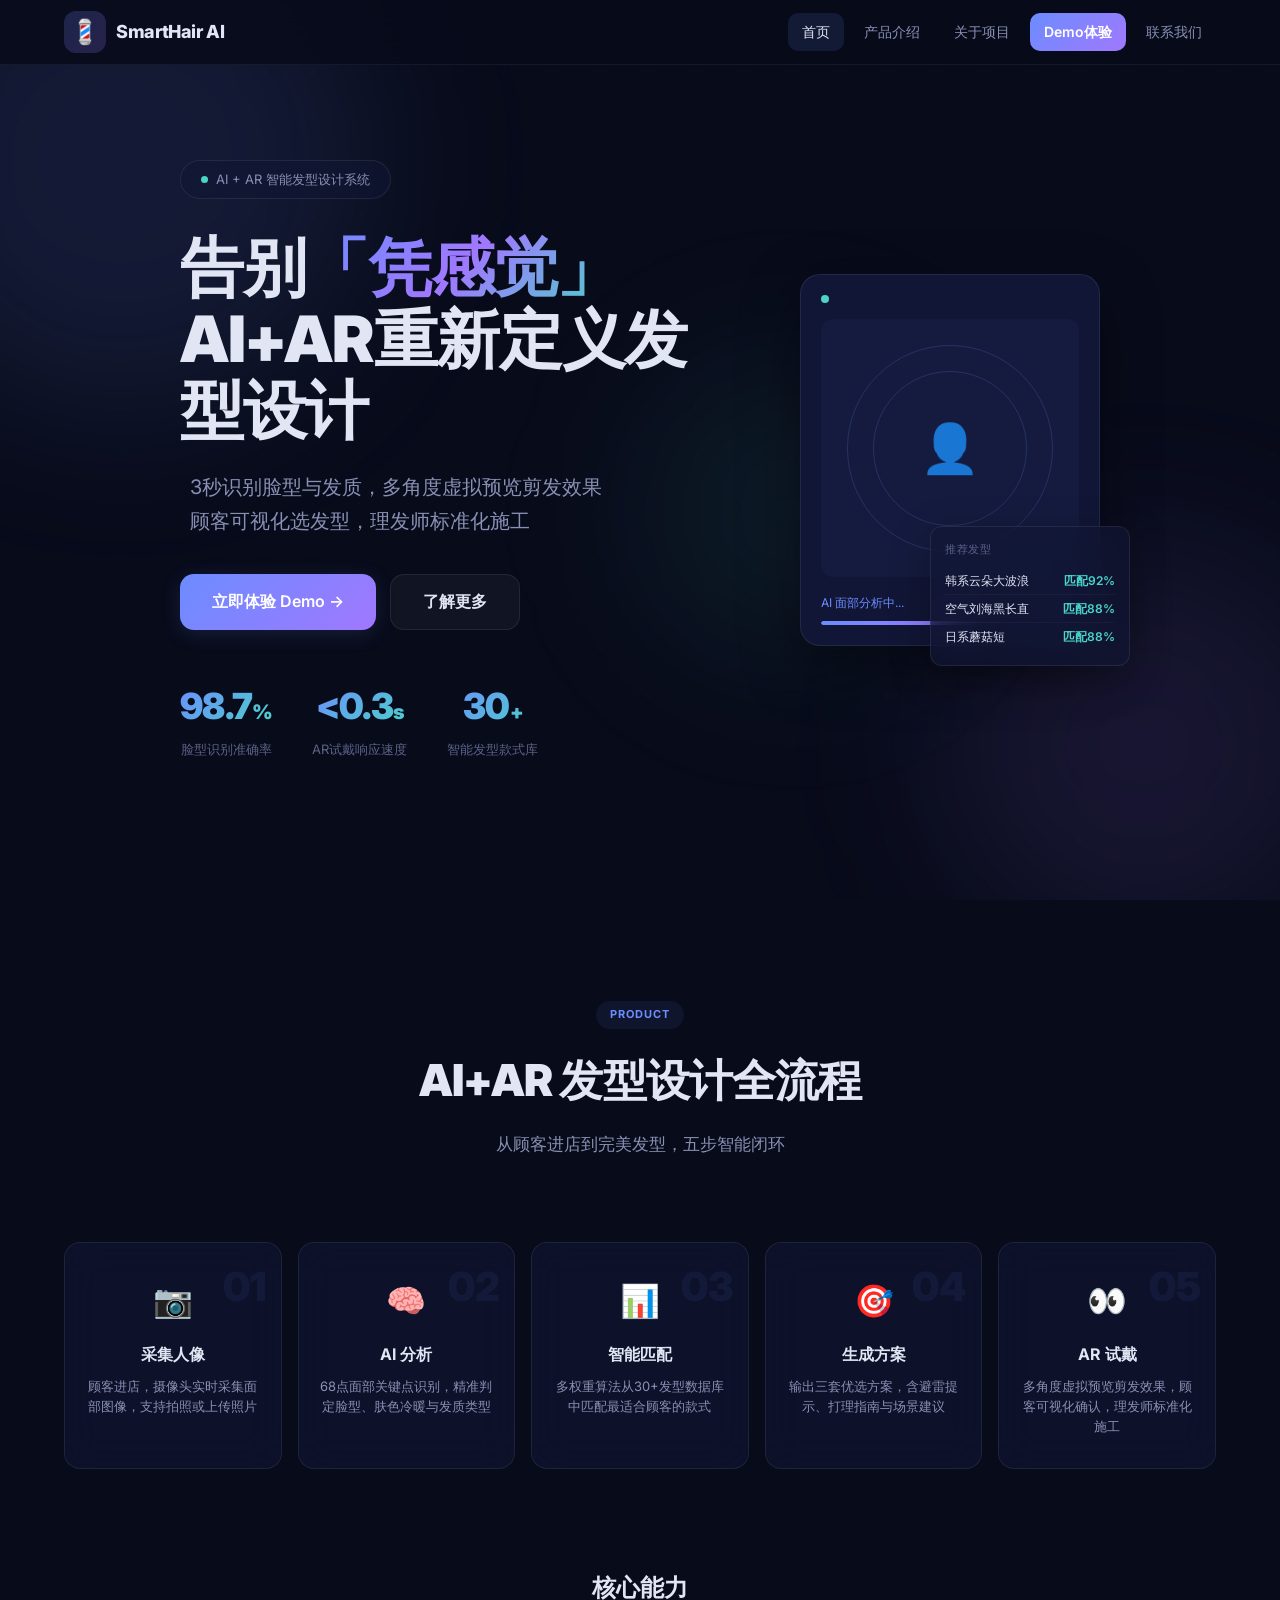
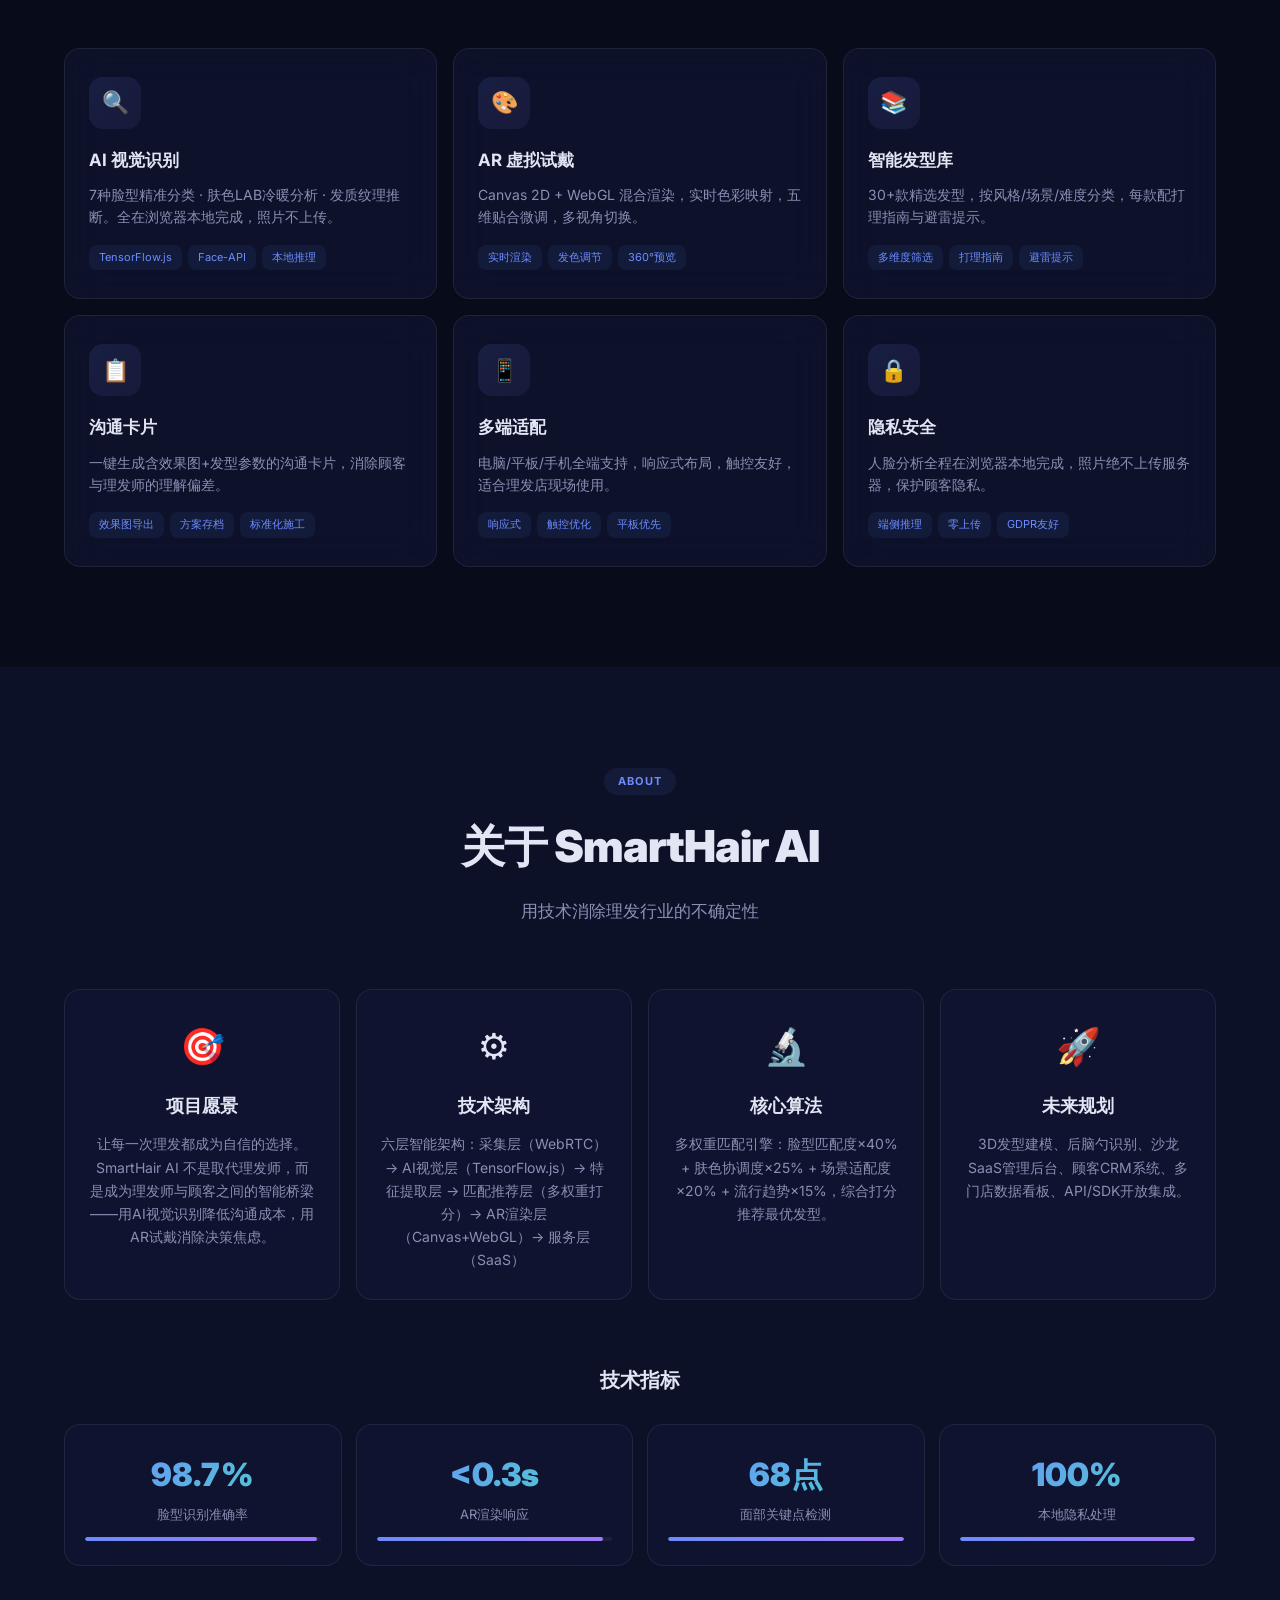
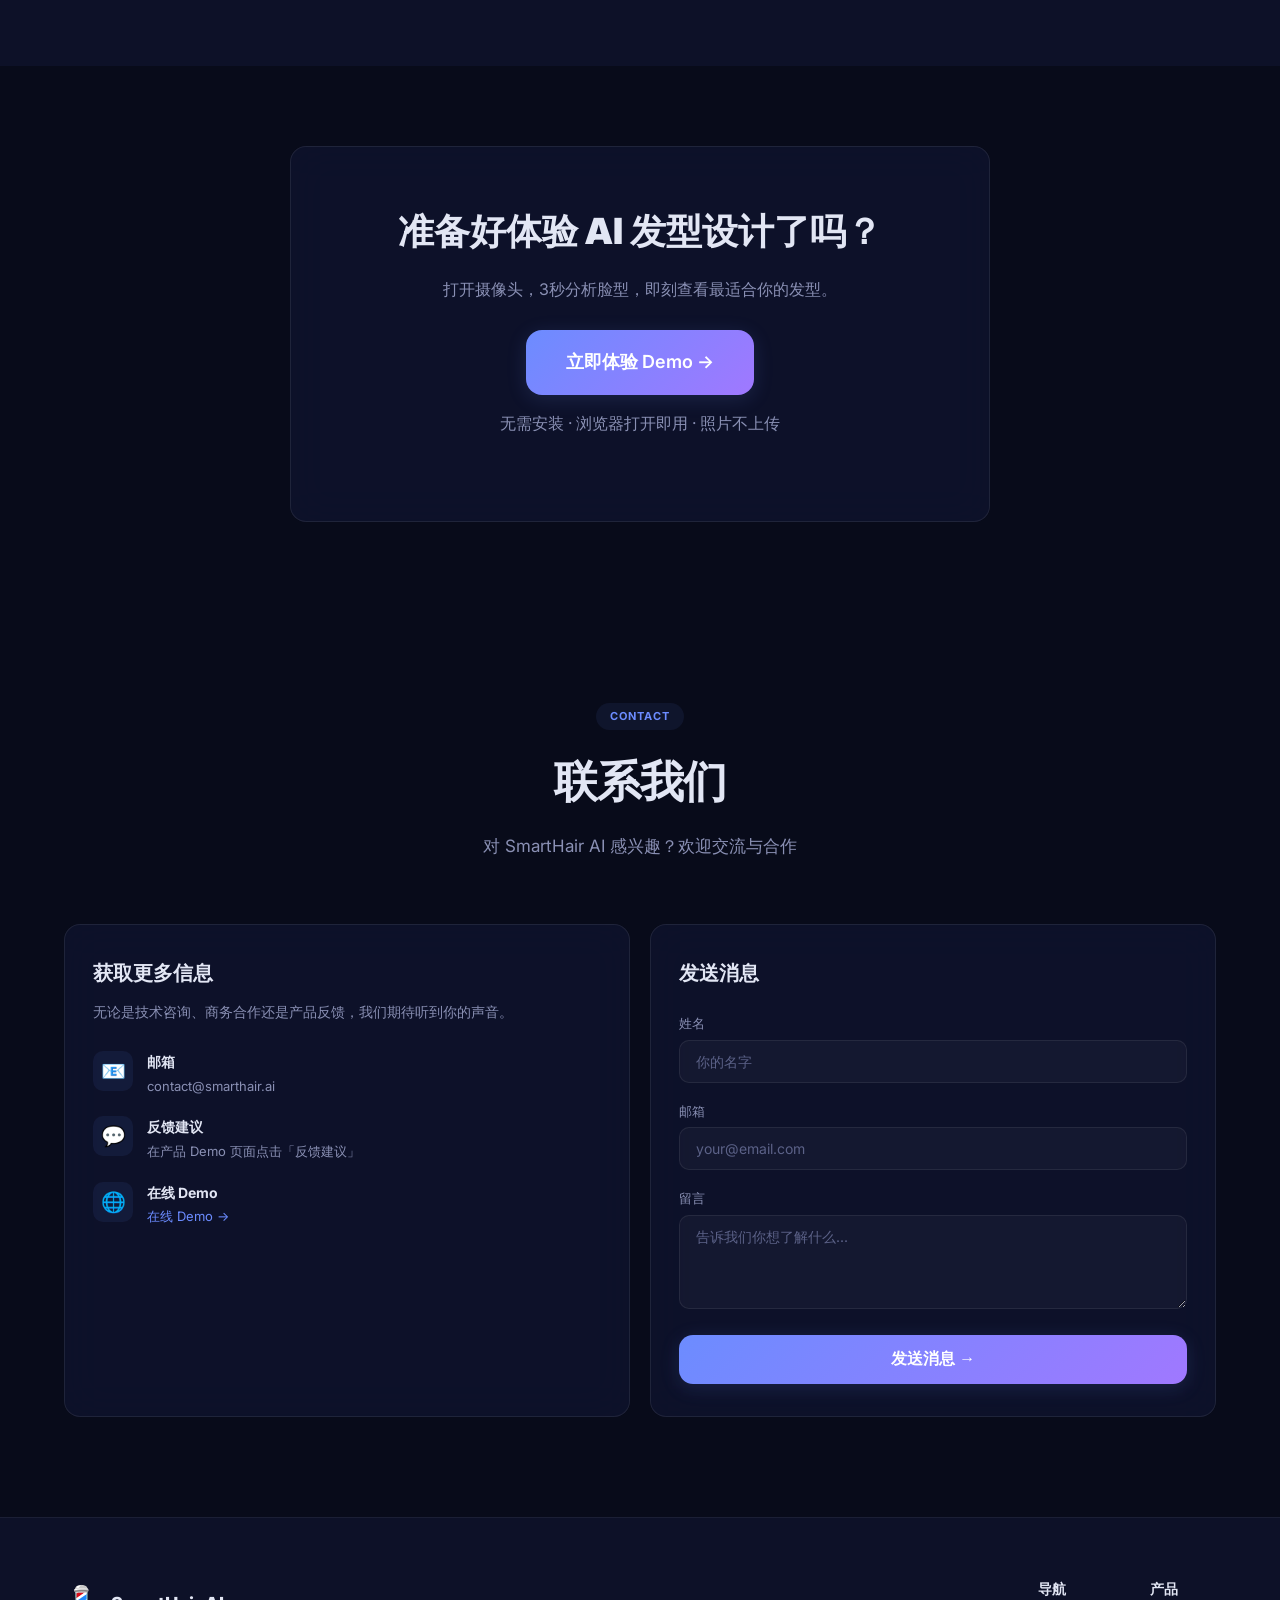
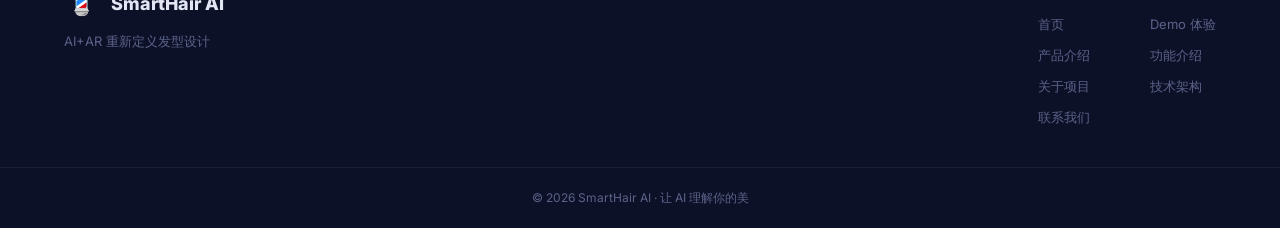
<file: index.html>
<!DOCTYPE html>
<html lang="zh-CN">
<head>
<meta charset="UTF-8" />
<meta name="viewport" content="width=device-width, initial-scale=1.0" />
<meta name="description" content="SmartHair AI — AI+AR重新定义发型设计。3秒识别脸型与发质，多角度虚拟预览剪发效果。" />
<title>SmartHair AI — AI+AR 智能发型设计</title>
<link rel="stylesheet" href="css/style.css" />
<script src="js/main.js" defer></script>
</head>
<body>

<!-- ==================== 导航 ==================== -->
<nav class="nav" id="nav">
  <div class="nav-inner">
    <a href="#hero" class="nav-brand">
      <span class="nav-logo">💈</span>
      <span class="nav-name">SmartHair AI</span>
    </a>
    <div class="nav-links" id="navLinks">
      <a href="#hero" class="nav-link active">首页</a>
      <a href="#product" class="nav-link">产品介绍</a>
      <a href="#about" class="nav-link">关于项目</a>
      <a href="/demo/" class="nav-link nav-link-cta">Demo体验</a>
      <a href="#contact" class="nav-link">联系我们</a>
    </div>
    <button class="nav-toggle" id="navToggle" aria-label="菜单">☰</button>
  </div>
</nav>

<!-- ==================== Hero ==================== -->
<section class="hero" id="hero">
  <div class="hero-bg">
    <div class="hero-orb hero-orb-1"></div>
    <div class="hero-orb hero-orb-2"></div>
    <div class="hero-orb hero-orb-3"></div>
    <div class="hero-grid"></div>
  </div>
  <div class="hero-content">
    <div class="hero-badge reveal">
      <span class="hero-badge-dot"></span> AI + AR 智能发型设计系统
    </div>
    <h1 class="hero-title reveal reveal-d1">
      告别<span class="hero-highlight">「凭感觉」</span><br />
      AI+AR重新定义发型设计
    </h1>
    <p class="hero-sub reveal reveal-d2">
      3秒识别脸型与发质，多角度虚拟预览剪发效果<br />
      顾客可视化选发型，理发师标准化施工
    </p>
    <div class="hero-actions reveal reveal-d3">
      <a href="/demo/" class="btn btn-primary">
        立即体验 Demo →
      </a>
      <a href="#product" class="btn btn-ghost">了解更多</a>
    </div>
    <div class="hero-stats reveal reveal-d4">
      <div class="stat">
        <div class="stat-num">98.7<span class="stat-unit">%</span></div>
        <div class="stat-label">脸型识别准确率</div>
      </div>
      <div class="stat">
        <div class="stat-num">&lt;0.3<span class="stat-unit">s</span></div>
        <div class="stat-label">AR试戴响应速度</div>
      </div>
      <div class="stat">
        <div class="stat-num">30<span class="stat-unit">+</span></div>
        <div class="stat-label">智能发型款式库</div>
      </div>
    </div>
  </div>
  <div class="hero-visual reveal reveal-d3">
    <div class="hero-mockup">
      <div class="mockup-screen">
        <div class="mockup-dot"></div>
        <div class="mockup-face">
          <div class="mockup-ring mockup-ring-1"></div>
          <div class="mockup-ring mockup-ring-2"></div>
          <div class="mockup-icon">👤</div>
        </div>
        <div class="mockup-label">AI 面部分析中...</div>
        <div class="mockup-bar"><div class="mockup-fill"></div></div>
      </div>
      <div class="mockup-card">
        <div class="mockup-card-title">推荐发型</div>
        <div class="mockup-card-row"><span>韩系云朵大波浪</span><span class="mockup-score">匹配92%</span></div>
        <div class="mockup-card-row"><span>空气刘海黑长直</span><span class="mockup-score">匹配88%</span></div>
        <div class="mockup-card-row"><span>日系蘑菇短</span><span class="mockup-score">匹配88%</span></div>
      </div>
    </div>
  </div>
</section>

<!-- ==================== 产品介绍 ==================== -->
<section class="section" id="product">
  <div class="container">
    <div class="section-head reveal">
      <span class="section-tag">Product</span>
      <h2 class="section-title">AI+AR 发型设计全流程</h2>
      <p class="section-desc">从顾客进店到完美发型，五步智能闭环</p>
    </div>

    <!-- 流程步骤 -->
    <div class="flow reveal">
      <div class="flow-line"></div>
      <div class="flow-steps">
        <div class="flow-step reveal reveal-d1">
          <div class="flow-num">01</div>
          <div class="flow-icon">📷</div>
          <h4>采集人像</h4>
          <p>顾客进店，摄像头实时采集面部图像，支持拍照或上传照片</p>
        </div>
        <div class="flow-step reveal reveal-d2">
          <div class="flow-num">02</div>
          <div class="flow-icon">🧠</div>
          <h4>AI 分析</h4>
          <p>68点面部关键点识别，精准判定脸型、肤色冷暖与发质类型</p>
        </div>
        <div class="flow-step reveal reveal-d3">
          <div class="flow-num">03</div>
          <div class="flow-icon">📊</div>
          <h4>智能匹配</h4>
          <p>多权重算法从30+发型数据库中匹配最适合顾客的款式</p>
        </div>
        <div class="flow-step reveal reveal-d4">
          <div class="flow-num">04</div>
          <div class="flow-icon">🎯</div>
          <h4>生成方案</h4>
          <p>输出三套优选方案，含避雷提示、打理指南与场景建议</p>
        </div>
        <div class="flow-step reveal reveal-d5">
          <div class="flow-num">05</div>
          <div class="flow-icon">👀</div>
          <h4>AR 试戴</h4>
          <p>多角度虚拟预览剪发效果，顾客可视化确认，理发师标准化施工</p>
        </div>
      </div>
    </div>

    <!-- 功能亮点 -->
    <div class="features reveal">
      <h3 class="features-title">核心能力</h3>
      <div class="features-grid">
        <div class="feature-card glass-card reveal reveal-d1">
          <div class="feature-icon-wrap"><span class="feature-icon">🔍</span></div>
          <h4>AI 视觉识别</h4>
          <p>7种脸型精准分类 · 肤色LAB冷暖分析 · 发质纹理推断。全在浏览器本地完成，照片不上传。</p>
          <div class="feature-tags">
            <span>TensorFlow.js</span><span>Face-API</span><span>本地推理</span>
          </div>
        </div>
        <div class="feature-card glass-card reveal reveal-d2">
          <div class="feature-icon-wrap"><span class="feature-icon">🎨</span></div>
          <h4>AR 虚拟试戴</h4>
          <p>Canvas 2D + WebGL 混合渲染，实时色彩映射，五维贴合微调，多视角切换。</p>
          <div class="feature-tags">
            <span>实时渲染</span><span>发色调节</span><span>360°预览</span>
          </div>
        </div>
        <div class="feature-card glass-card reveal reveal-d3">
          <div class="feature-icon-wrap"><span class="feature-icon">📚</span></div>
          <h4>智能发型库</h4>
          <p>30+款精选发型，按风格/场景/难度分类，每款配打理指南与避雷提示。</p>
          <div class="feature-tags">
            <span>多维度筛选</span><span>打理指南</span><span>避雷提示</span>
          </div>
        </div>
        <div class="feature-card glass-card reveal reveal-d4">
          <div class="feature-icon-wrap"><span class="feature-icon">📋</span></div>
          <h4>沟通卡片</h4>
          <p>一键生成含效果图+发型参数的沟通卡片，消除顾客与理发师的理解偏差。</p>
          <div class="feature-tags">
            <span>效果图导出</span><span>方案存档</span><span>标准化施工</span>
          </div>
        </div>
        <div class="feature-card glass-card reveal reveal-d5">
          <div class="feature-icon-wrap"><span class="feature-icon">📱</span></div>
          <h4>多端适配</h4>
          <p>电脑/平板/手机全端支持，响应式布局，触控友好，适合理发店现场使用。</p>
          <div class="feature-tags">
            <span>响应式</span><span>触控优化</span><span>平板优先</span>
          </div>
        </div>
        <div class="feature-card glass-card reveal reveal-d6">
          <div class="feature-icon-wrap"><span class="feature-icon">🔒</span></div>
          <h4>隐私安全</h4>
          <p>人脸分析全程在浏览器本地完成，照片绝不上传服务器，保护顾客隐私。</p>
          <div class="feature-tags">
            <span>端侧推理</span><span>零上传</span><span>GDPR友好</span>
          </div>
        </div>
      </div>
    </div>
  </div>
</section>

<!-- ==================== 关于项目 ==================== -->
<section class="section section-alt" id="about">
  <div class="container">
    <div class="section-head reveal">
      <span class="section-tag">About</span>
      <h2 class="section-title">关于 SmartHair AI</h2>
      <p class="section-desc">用技术消除理发行业的不确定性</p>
    </div>

    <div class="about-grid reveal">
      <div class="about-card glass-card reveal reveal-d1">
        <div class="about-icon">🎯</div>
        <h3>项目愿景</h3>
        <p>让每一次理发都成为自信的选择。SmartHair AI 不是取代理发师，而是成为理发师与顾客之间的智能桥梁——用AI视觉识别降低沟通成本，用AR试戴消除决策焦虑。</p>
      </div>
      <div class="about-card glass-card reveal reveal-d2">
        <div class="about-icon">⚙️</div>
        <h3>技术架构</h3>
        <p>六层智能架构：采集层（WebRTC）→ AI视觉层（TensorFlow.js）→ 特征提取层 → 匹配推荐层（多权重打分）→ AR渲染层（Canvas+WebGL）→ 服务层（SaaS）</p>
      </div>
      <div class="about-card glass-card reveal reveal-d3">
        <div class="about-icon">🔬</div>
        <h3>核心算法</h3>
        <p>多权重匹配引擎：脸型匹配度×40% + 肤色协调度×25% + 场景适配度×20% + 流行趋势×15%，综合打分推荐最优发型。</p>
      </div>
      <div class="about-card glass-card reveal reveal-d4">
        <div class="about-icon">🚀</div>
        <h3>未来规划</h3>
        <p>3D发型建模、后脑勺识别、沙龙SaaS管理后台、顾客CRM系统、多门店数据看板、API/SDK开放集成。</p>
      </div>
    </div>

    <!-- 技术指标 -->
    <div class="tech-specs reveal">
      <h3 class="tech-title">技术指标</h3>
      <div class="tech-grid">
        <div class="tech-item glass-card">
          <div class="tech-val">98.7%</div>
          <div class="tech-lbl">脸型识别准确率</div>
          <div class="tech-bar"><div class="tech-fill" style="width:98.7%"></div></div>
        </div>
        <div class="tech-item glass-card">
          <div class="tech-val">&lt;0.3s</div>
          <div class="tech-lbl">AR渲染响应</div>
          <div class="tech-bar"><div class="tech-fill" style="width:96%"></div></div>
        </div>
        <div class="tech-item glass-card">
          <div class="tech-val">68点</div>
          <div class="tech-lbl">面部关键点检测</div>
          <div class="tech-bar"><div class="tech-fill" style="width:100%"></div></div>
        </div>
        <div class="tech-item glass-card">
          <div class="tech-val">100%</div>
          <div class="tech-lbl">本地隐私处理</div>
          <div class="tech-bar"><div class="tech-fill" style="width:100%"></div></div>
        </div>
      </div>
    </div>
  </div>
</section>

<!-- ==================== CTA ==================== -->
<section class="cta" id="demo">
  <div class="container">
    <div class="cta-card glass-card reveal">
      <h2>准备好体验 AI 发型设计了吗？</h2>
      <p>打开摄像头，3秒分析脸型，即刻查看最适合你的发型。</p>
      <a href="/demo/" class="btn btn-primary btn-lg">
        立即体验 Demo →
      </a>
      <p class="cta-note">无需安装 · 浏览器打开即用 · 照片不上传</p>
    </div>
  </div>
</section>

<!-- ==================== 联系我们 ==================== -->
<section class="section" id="contact">
  <div class="container">
    <div class="section-head reveal">
      <span class="section-tag">Contact</span>
      <h2 class="section-title">联系我们</h2>
      <p class="section-desc">对 SmartHair AI 感兴趣？欢迎交流与合作</p>
    </div>

    <div class="contact-grid reveal">
      <div class="contact-info glass-card reveal reveal-d1">
        <h3>获取更多信息</h3>
        <p>无论是技术咨询、商务合作还是产品反馈，我们期待听到你的声音。</p>
        <div class="contact-items">
          <div class="contact-item">
            <span class="contact-icon">📧</span>
            <div><strong>邮箱</strong><p>contact@smarthair.ai</p></div>
          </div>
          <div class="contact-item">
            <span class="contact-icon">💬</span>
            <div><strong>反馈建议</strong><p>在产品 Demo 页面点击「反馈建议」</p></div>
          </div>
          <div class="contact-item">
            <span class="contact-icon">🌐</span>
            <div><strong>在线 Demo</strong><p><a href="/demo/" class="link">在线 Demo →</a></p></div>
          </div>
        </div>
      </div>
      <div class="contact-form glass-card reveal reveal-d2">
        <h3>发送消息</h3>
        <form id="contactForm">
          <div class="form-group">
            <label for="name">姓名</label>
            <input type="text" id="name" placeholder="你的名字" required />
          </div>
          <div class="form-group">
            <label for="email">邮箱</label>
            <input type="email" id="email" placeholder="your@email.com" required />
          </div>
          <div class="form-group">
            <label for="msg">留言</label>
            <textarea id="msg" rows="4" placeholder="告诉我们你想了解什么..." required></textarea>
          </div>
          <button type="submit" class="btn btn-primary btn-full">发送消息 →</button>
        </form>
      </div>
    </div>
  </div>
</section>

<!-- ==================== 页脚 ==================== -->
<footer class="footer">
  <div class="container footer-inner">
    <div class="footer-brand">
      <span class="footer-logo">💈</span>
      <span class="footer-name">SmartHair AI</span>
      <p class="footer-desc">AI+AR 重新定义发型设计</p>
    </div>
    <div class="footer-links">
      <div class="footer-col">
        <strong>导航</strong>
        <a href="#hero">首页</a>
        <a href="#product">产品介绍</a>
        <a href="#about">关于项目</a>
        <a href="#contact">联系我们</a>
      </div>
      <div class="footer-col">
        <strong>产品</strong>
        <a href="/demo/">Demo 体验</a>
        <a href="#product">功能介绍</a>
        <a href="#about">技术架构</a>
      </div>
    </div>
  </div>
  <div class="footer-bottom">
    <p>© 2026 SmartHair AI · 让 AI 理解你的美</p>
  </div>
</footer>

</body>
</html>
</file>
<file: css/style.css>
/* =========================================================================
 * SmartHair AI 产品官网
 * 深色蓝紫渐变科技风 · 磨砂玻璃卡片 · 响应式
 * ========================================================================= */
@import url('https://fonts.googleapis.com/css2?family=Inter:wght@300;400;500;600;700;800;900&display=swap');

:root{
  --bg:#080b1a;
  --surface:#0d1128;
  --surface2:#111636;
  --text:#e2e6f4;
  --text2:#8a90b4;
  --text3:#5c6288;
  --border:rgba(255,255,255,.06);
  --glass-bg:rgba(18,22,52,.6);
  --glass-border:rgba(255,255,255,.08);
  --brand:#6c8cff;
  --brand2:#a078ff;
  --accent:#4ad4c8;
  --glow-brand:rgba(108,140,255,.15);
  --glow-purple:rgba(160,120,255,.12);
  --radius:16px;
  --radius-sm:12px;
}

*{box-sizing:border-box; margin:0; padding:0;}
html{scroll-behavior:smooth;}
body{font-family:'Inter',system-ui,-apple-system,sans-serif; background:var(--bg); color:var(--text); line-height:1.6; overflow-x:hidden;}

/* 滚动条 */
::-webkit-scrollbar{width:5px;} ::-webkit-scrollbar-track{background:var(--bg);} ::-webkit-scrollbar-thumb{background:var(--text3); border-radius:3px;}

.container{max-width:1200px; margin:0 auto; padding:0 24px;}
.section{padding:100px 0; position:relative;}
.section-alt{background:var(--surface);}

/* 滚动动画 */
.reveal{opacity:0; transform:translateY(28px); transition:all .7s cubic-bezier(.22,1,.36,1);}
.reveal.visible{opacity:1; transform:translateY(0);}
.reveal-d1{transition-delay:.1s;} .reveal-d2{transition-delay:.2s;} .reveal-d3{transition-delay:.3s;}
.reveal-d4{transition-delay:.4s;} .reveal-d5{transition-delay:.5s;} .reveal-d6{transition-delay:.6s;}

/* 磨砂玻璃卡片 */
.glass-card{background:var(--glass-bg); border:1px solid var(--glass-border); border-radius:var(--radius); backdrop-filter:blur(20px); -webkit-backdrop-filter:blur(20px); transition:all .3s ease;}
.glass-card:hover{border-color:rgba(255,255,255,.14); box-shadow:0 8px 32px rgba(0,0,0,.2), 0 0 0 1px rgba(108,140,255,.06); transform:translateY(-2px);}

/* ==================== 导航 ==================== */
.nav{position:fixed; top:0; left:0; right:0; z-index:100; background:rgba(8,11,26,.85); backdrop-filter:blur(20px); -webkit-backdrop-filter:blur(20px); border-bottom:1px solid var(--border); transition:background .3s;}
.nav.scrolled{background:rgba(8,11,26,.95); box-shadow:0 2px 20px rgba(0,0,0,.3);}
.nav-inner{max-width:1200px; margin:0 auto; padding:0 24px; display:flex; align-items:center; justify-content:space-between; height:64px;}
.nav-brand{display:flex; align-items:center; gap:10px; text-decoration:none; color:var(--text);}
.nav-logo{font-size:24px; width:42px; height:42px; border-radius:12px; background:linear-gradient(135deg,rgba(108,140,255,.2),rgba(160,120,255,.2)); display:grid; place-items:center;}
.nav-name{font-size:18px; font-weight:800; letter-spacing:-.02em;}
.nav-links{display:flex; align-items:center; gap:6px;}
.nav-link{color:var(--text2); text-decoration:none; font-size:14px; font-weight:500; padding:8px 14px; border-radius:10px; transition:all .2s;}
.nav-link:hover{color:var(--text); background:rgba(255,255,255,.05);}
.nav-link.active{color:var(--text); background:rgba(108,140,255,.12);}
.nav-link-cta{background:linear-gradient(135deg,var(--brand),var(--brand2)); color:#fff !important; font-weight:600;}
.nav-link-cta:hover{box-shadow:0 4px 16px var(--glow-brand);}
.nav-toggle{display:none; background:none; border:none; color:var(--text); font-size:24px; cursor:pointer; padding:4px 8px;}
@media(max-width:768px){
  .nav-links{display:none; position:absolute; top:64px; left:0; right:0; background:rgba(8,11,26,.98); backdrop-filter:blur(20px); flex-direction:column; padding:12px; gap:2px; border-bottom:1px solid var(--border);}
  .nav-links.open{display:flex;}
  .nav-link{width:100%; padding:12px 16px;}
  .nav-toggle{display:block;}
}

/* ==================== Hero ==================== */
.hero{min-height:100vh; display:flex; align-items:center; justify-content:center; position:relative; overflow:hidden; padding:100px 24px 80px;}
.hero-bg{position:absolute; inset:0; pointer-events:none;}
.hero-orb{position:absolute; border-radius:50%; filter:blur(80px);}
.hero-orb-1{width:500px; height:500px; background:rgba(108,140,255,.12); top:-10%; left:-10%; animation:float1 12s ease-in-out infinite;}
.hero-orb-2{width:400px; height:400px; background:rgba(160,120,255,.10); bottom:-5%; right:-5%; animation:float2 15s ease-in-out infinite;}
.hero-orb-3{width:300px; height:300px; background:rgba(74,212,200,.08); top:40%; left:50%; animation:float3 10s ease-in-out infinite;}
@keyframes float1{0%,100%{transform:translate(0,0)} 33%{transform:translate(60px,-40px)} 66%{transform:translate(-30px,20px)}}
@keyframes float2{0%,100%{transform:translate(0,0)} 33%{transform:translate(-50px,30px)} 66%{transform:translate(40px,-20px)}}
@keyframes float3{0%,100%{transform:translate(0,0)} 50%{transform:translate(30px,-30px)}}
.hero-grid{position:absolute; inset:0; background-image:radial-gradient(circle,rgba(108,140,255,.04) 1px,transparent 1px); background-size:48px 48px;}

.hero-content{position:relative; z-index:2; text-align:center; max-width:680px;}
.hero-badge{display:inline-flex; align-items:center; gap:8px; padding:8px 20px; border-radius:40px; border:1px solid var(--glass-border); background:var(--glass-bg); font-size:13px; color:var(--text2); margin-bottom:32px; backdrop-filter:blur(20px);}
.hero-badge-dot{width:7px; height:7px; border-radius:50%; background:var(--accent); animation:pulse 2s ease-in-out infinite;}
@keyframes pulse{0%,100%{opacity:.4} 50%{opacity:1}}
.hero-title{font-size:clamp(36px,7vw,64px); font-weight:900; line-height:1.12; letter-spacing:-.02em; margin-bottom:24px;}
.hero-highlight{background:linear-gradient(135deg,var(--brand),var(--brand2),var(--accent)); -webkit-background-clip:text; -webkit-text-fill-color:transparent; background-clip:text;}
.hero-sub{font-size:clamp(16px,2.5vw,20px); color:var(--text2); max-width:540px; margin:0 auto 36px; line-height:1.7;}
.hero-actions{display:flex; gap:14px; justify-content:center; flex-wrap:wrap; margin-bottom:48px;}

.btn{padding:14px 32px; border-radius:14px; font-size:16px; font-weight:600; border:none; cursor:pointer; text-decoration:none; display:inline-flex; align-items:center; gap:8px; transition:all .25s ease;}
.btn-primary{background:linear-gradient(135deg,var(--brand),var(--brand2)); color:#fff; box-shadow:0 4px 20px var(--glow-brand);}
.btn-primary:hover{transform:translateY(-2px); box-shadow:0 8px 32px var(--glow-brand);}
.btn-ghost{background:rgba(255,255,255,.04); color:var(--text); border:1px solid var(--glass-border);}
.btn-ghost:hover{background:rgba(255,255,255,.08); border-color:rgba(255,255,255,.16);}
.btn-lg{padding:18px 40px; font-size:18px; border-radius:16px;}
.btn-full{width:100%; justify-content:center;}

.hero-stats{display:flex; gap:40px; justify-content:center; flex-wrap:wrap;}
.stat{text-align:center;}
.stat-num{font-size:36px; font-weight:900; letter-spacing:-.02em; background:linear-gradient(135deg,var(--brand),var(--accent)); -webkit-background-clip:text; -webkit-text-fill-color:transparent; background-clip:text;}
.stat-unit{font-size:20px;}
.stat-label{font-size:13px; color:var(--text3); margin-top:4px;}

/* Hero 右侧视觉 */
.hero-visual{display:none; position:relative; z-index:2;}
@media(min-width:1100px){
  .hero{justify-content:center; gap:60px;}
  .hero-content{text-align:left; max-width:560px;}
  .hero-actions{justify-content:flex-start;}
  .hero-stats{justify-content:flex-start;}
  .hero-visual{display:block; flex-shrink:0;}
}
.hero-mockup{position:relative; width:300px;}
.mockup-screen{background:var(--surface2); border:1px solid var(--glass-border); border-radius:20px; padding:20px; box-shadow:0 20px 60px rgba(0,0,0,.4);}
.mockup-dot{width:8px; height:8px; border-radius:50%; background:var(--accent); margin-bottom:16px;}
.mockup-face{position:relative; width:100%; aspect-ratio:1; background:rgba(108,140,255,.04); border-radius:var(--radius-sm); display:grid; place-items:center; margin-bottom:16px;}
.mockup-ring{position:absolute; border-radius:50%; border:1px solid rgba(108,140,255,.2);}
.mockup-ring-1{width:80%; height:80%; animation:spin 8s linear infinite;}
.mockup-ring-2{width:60%; height:60%; animation:spin 6s linear infinite reverse;}
@keyframes spin{to{transform:rotate(360deg)}}
.mockup-icon{font-size:48px; position:relative; z-index:1;}
.mockup-label{font-size:12px; color:var(--brand); margin-bottom:8px;}
.mockup-bar{height:4px; background:rgba(255,255,255,.06); border-radius:2px; overflow:hidden;}
.mockup-fill{width:60%; height:100%; background:linear-gradient(90deg,var(--brand),var(--brand2)); border-radius:2px; animation:barAnim 2s ease-in-out infinite;}
@keyframes barAnim{0%{width:20%} 50%{width:75%} 100%{width:20%}}
.mockup-card{position:absolute; bottom:-20px; right:-30px; background:var(--glass-bg); backdrop-filter:blur(20px); border:1px solid var(--glass-border); border-radius:var(--radius-sm); padding:14px; width:200px; box-shadow:0 12px 40px rgba(0,0,0,.3);}
.mockup-card-title{font-size:11px; color:var(--text3); text-transform:uppercase; letter-spacing:.05em; margin-bottom:8px;}
.mockup-card-row{display:flex; justify-content:space-between; align-items:center; font-size:12px; padding:4px 0; border-bottom:1px solid rgba(255,255,255,.04);}
.mockup-card-row:last-child{border:none;}
.mockup-score{color:var(--accent); font-weight:600;}

/* ==================== Section 通用 ==================== */
.section-head{text-align:center; margin-bottom:64px;}
.section-tag{display:inline-block; font-size:11px; font-weight:700; letter-spacing:.1em; color:var(--brand); text-transform:uppercase; margin-bottom:16px; padding:5px 14px; border-radius:20px; background:rgba(108,140,255,.08);}
.section-title{font-size:clamp(28px,5vw,44px); font-weight:900; letter-spacing:-.02em; margin-bottom:16px;}
.section-desc{font-size:17px; color:var(--text2); max-width:560px; margin:0 auto;}

/* ==================== 流程 ==================== */
.flow{position:relative; padding:20px 0;}
.flow-steps{display:grid; grid-template-columns:repeat(auto-fit,minmax(180px,1fr)); gap:16px;}
.flow-step{text-align:center; padding:32px 20px; background:var(--glass-bg); border:1px solid var(--glass-border); border-radius:var(--radius); backdrop-filter:blur(20px); position:relative; transition:all .3s ease;}
.flow-step:hover{transform:translateY(-4px); border-color:rgba(108,140,255,.3); box-shadow:0 8px 32px rgba(0,0,0,.2);}
.flow-num{position:absolute; top:12px; right:14px; font-size:40px; font-weight:900; color:rgba(108,140,255,.08);}
.flow-icon{font-size:32px; margin-bottom:16px;}
.flow-step h4{font-size:16px; font-weight:700; margin-bottom:8px;}
.flow-step p{font-size:13px; color:var(--text2); line-height:1.55;}

/* ==================== 功能卡片 ==================== */
.features{margin-top:80px;}
.features-title{text-align:center; font-size:24px; font-weight:800; margin-bottom:40px;}
.features-grid{display:grid; grid-template-columns:repeat(auto-fit,minmax(300px,1fr)); gap:16px;}
.feature-card{padding:28px 24px;}
.feature-icon-wrap{width:52px; height:52px; border-radius:14px; background:linear-gradient(135deg,rgba(108,140,255,.12),rgba(160,120,255,.08)); display:grid; place-items:center; margin-bottom:18px;}
.feature-icon{font-size:22px;}
.feature-card h4{font-size:17px; font-weight:700; margin-bottom:10px;}
.feature-card p{font-size:14px; color:var(--text2); line-height:1.6; margin-bottom:16px;}
.feature-tags{display:flex; gap:6px; flex-wrap:wrap;}
.feature-tags span{font-size:11px; padding:4px 10px; border-radius:8px; background:rgba(108,140,255,.08); color:var(--brand);}

/* ==================== 关于 ==================== */
.about-grid{display:grid; grid-template-columns:repeat(auto-fit,minmax(260px,1fr)); gap:16px; margin-bottom:64px;}
.about-card{padding:28px 24px; text-align:center;}
.about-icon{font-size:36px; margin-bottom:16px;}
.about-card h3{font-size:18px; font-weight:700; margin-bottom:12px;}
.about-card p{font-size:14px; color:var(--text2); line-height:1.65;}

.tech-specs{}
.tech-title{text-align:center; font-size:20px; font-weight:700; margin-bottom:28px;}
.tech-grid{display:grid; grid-template-columns:repeat(auto-fit,minmax(220px,1fr)); gap:14px;}
.tech-item{padding:24px 20px; text-align:center;}
.tech-val{font-size:32px; font-weight:900; background:linear-gradient(135deg,var(--brand),var(--accent)); -webkit-background-clip:text; -webkit-text-fill-color:transparent; background-clip:text; margin-bottom:4px;}
.tech-lbl{font-size:13px; color:var(--text2); margin-bottom:12px;}
.tech-bar{height:4px; background:rgba(255,255,255,.06); border-radius:2px; overflow:hidden;}
.tech-fill{height:100%; background:linear-gradient(90deg,var(--brand),var(--brand2)); border-radius:2px; transition:width 1.5s ease;}

/* ==================== CTA ==================== */
.cta{padding:80px 0;}
.cta-card{padding:56px 32px; text-align:center; max-width:700px; margin:0 auto;}
.cta-card h2{font-size:clamp(24px,4vw,36px); font-weight:900; margin-bottom:16px;}
.cta-card p{font-size:16px; color:var(--text2); margin-bottom:28px;}
.cta-note{font-size:13px; color:var(--text3); margin-top:16px;}

/* ==================== 联系 ==================== */
.contact-grid{display:grid; grid-template-columns:1fr 1fr; gap:20px;}
@media(max-width:768px){.contact-grid{grid-template-columns:1fr;}}
.contact-info{padding:32px 28px;}
.contact-info h3{font-size:20px; font-weight:700; margin-bottom:12px;}
.contact-info>p{font-size:14px; color:var(--text2); margin-bottom:28px;}
.contact-items{display:flex; flex-direction:column; gap:20px;}
.contact-item{display:flex; gap:14px; align-items:flex-start;}
.contact-icon{font-size:20px; width:40px; height:40px; border-radius:10px; background:rgba(108,140,255,.08); display:grid; place-items:center; flex-shrink:0;}
.contact-item strong{display:block; font-size:14px; margin-bottom:2px;}
.contact-item p{font-size:13px; color:var(--text2);}
.link{color:var(--brand); text-decoration:none;}
.link:hover{text-decoration:underline;}

.contact-form{padding:32px 28px;}
.contact-form h3{font-size:20px; font-weight:700; margin-bottom:24px;}
.form-group{margin-bottom:18px;}
.form-group label{display:block; font-size:13px; color:var(--text2); margin-bottom:6px; font-weight:500;}
.form-group input,.form-group textarea{width:100%; padding:12px 16px; border-radius:10px; border:1px solid var(--glass-border); background:rgba(255,255,255,.03); color:var(--text); font-size:14px; font-family:inherit; transition:all .2s; resize:vertical;}
.form-group input:focus,.form-group textarea:focus{outline:none; border-color:var(--brand); background:rgba(108,140,255,.04);}
.form-group input::placeholder,.form-group textarea::placeholder{color:var(--text3);}

/* ==================== 页脚 ==================== */
.footer{padding:60px 0 0; border-top:1px solid var(--border); background:var(--surface);}
.footer-inner{display:flex; justify-content:space-between; gap:40px; flex-wrap:wrap; margin-bottom:40px;}
.footer-brand{max-width:280px;}
.footer-logo{font-size:28px;}
.footer-name{font-size:18px; font-weight:800; margin-left:8px;}
.footer-desc{font-size:13px; color:var(--text3); margin-top:8px;}
.footer-links{display:flex; gap:60px;}
.footer-col{display:flex; flex-direction:column; gap:10px;}
.footer-col strong{font-size:14px; margin-bottom:4px;}
.footer-col a{font-size:13px; color:var(--text3); text-decoration:none; transition:color .2s;}
.footer-col a:hover{color:var(--text);}
.footer-bottom{padding:20px 0; border-top:1px solid var(--border); text-align:center;}
.footer-bottom p{font-size:12px; color:var(--text3);}

@media(max-width:640px){
  .footer-inner{flex-direction:column; gap:30px;}
  .footer-links{gap:30px;}
}
</file>
